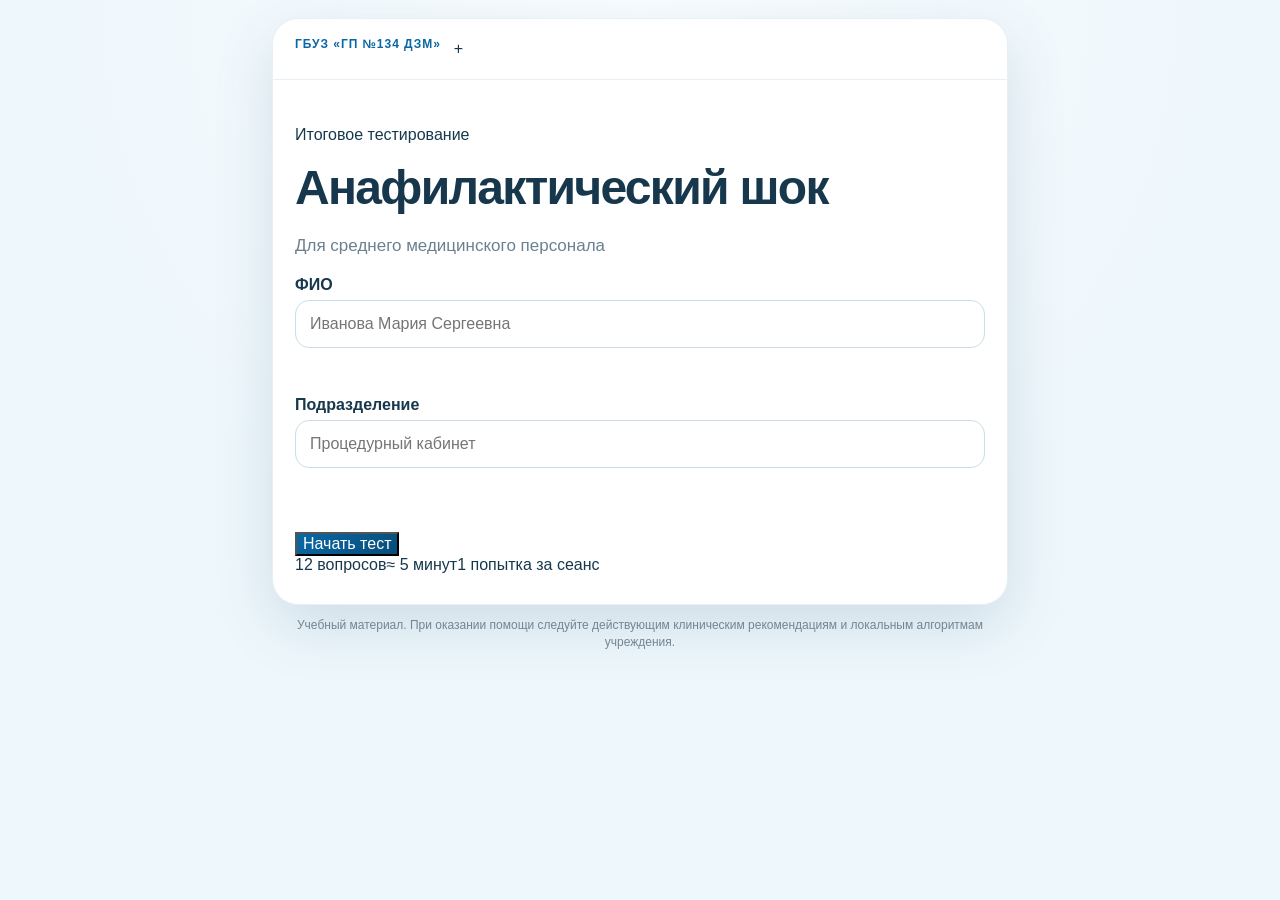
<file: index.html>
<!doctype html>
<html lang="ru">
<head>
  <meta charset="utf-8">
  <meta name="viewport" content="width=device-width, initial-scale=1, viewport-fit=cover">
  <meta name="theme-color" content="#075ea8">
  <meta name="description" content="Интерактивный тест для среднего медицинского персонала по теме «Анафилактический шок».">
  <title>Анафилактический шок — итоговое тестирование</title>
  <link rel="stylesheet" href="style.css">
  <script src="script.js" defer></script>
</head>
<body>
  <main class="shell">
    <section class="card" aria-live="polite">
      <header class="brand">
        <p class="eyebrow">ГБУЗ «ГП №134 ДЗМ»</p>
        <div class="medical-mark" aria-hidden="true">+</div>
      </header>

      <section id="start-screen" class="screen">
        <p class="kicker">Итоговое тестирование</p>
        <h1>Анафилактический шок</h1>
        <p class="lead">Для среднего медицинского персонала</p>
        <form id="start-form" novalidate>
          <label for="full-name">ФИО</label>
          <input id="full-name" name="fullName" autocomplete="name" placeholder="Иванова Мария Сергеевна" required>
          <p id="name-error" class="field-error" aria-live="assertive"></p>
          <label for="department">Подразделение</label>
          <input id="department" name="department" autocomplete="organization-title" placeholder="Процедурный кабинет" required>
          <p id="department-error" class="field-error" aria-live="assertive"></p>
          <button class="primary" type="submit">Начать тест</button>
        </form>
        <div class="test-meta"><span>12 вопросов</span><span>≈ 5 минут</span><span>1 попытка за сеанс</span></div>
      </section>

      <section id="quiz-screen" class="screen hidden">
        <div class="quiz-topline">
          <span id="question-counter">Вопрос 1 из 12</span>
          <span id="progress-value">8%</span>
        </div>
        <div class="progress" role="progressbar" aria-label="Прогресс теста" aria-valuemin="0" aria-valuemax="100" aria-valuenow="8">
          <div id="progress-bar"></div>
        </div>
        <p id="question-type" class="kicker"></p>
        <h2 id="question-text"></h2>
        <div id="answers" class="answers" role="group" aria-labelledby="question-text"></div>
        <div id="feedback" class="feedback hidden" role="status"></div>
        <button id="next-button" class="primary hidden" type="button">Следующий вопрос</button>
      </section>

      <section id="result-screen" class="screen result hidden">
        <p class="kicker">Тест завершён</p>
        <h2>Ваш результат</h2>
        <div id="result-ring" class="result-ring"><strong id="result-percent">0%</strong></div>
        <p id="result-grade" class="result-grade"></p>
        <p id="result-score" class="result-score"></p>
        <div class="result-person">
          <strong id="result-name"></strong>
          <span id="result-department"></span>
        </div>
        <p id="result-advice" class="result-advice"></p>
        <p id="result-sync" class="result-sync hidden" role="status"></p>
        <button id="retry-send-button" class="secondary hidden" type="button">Повторить отправку</button>
        <button id="restart-button" class="primary" type="button">Пройти заново</button>
      </section>
    </section>
    <p class="disclaimer">Учебный материал. При оказании помощи следуйте действующим клиническим рекомендациям и локальным алгоритмам учреждения.</p>
  </main>
</body>
</html>
</file>
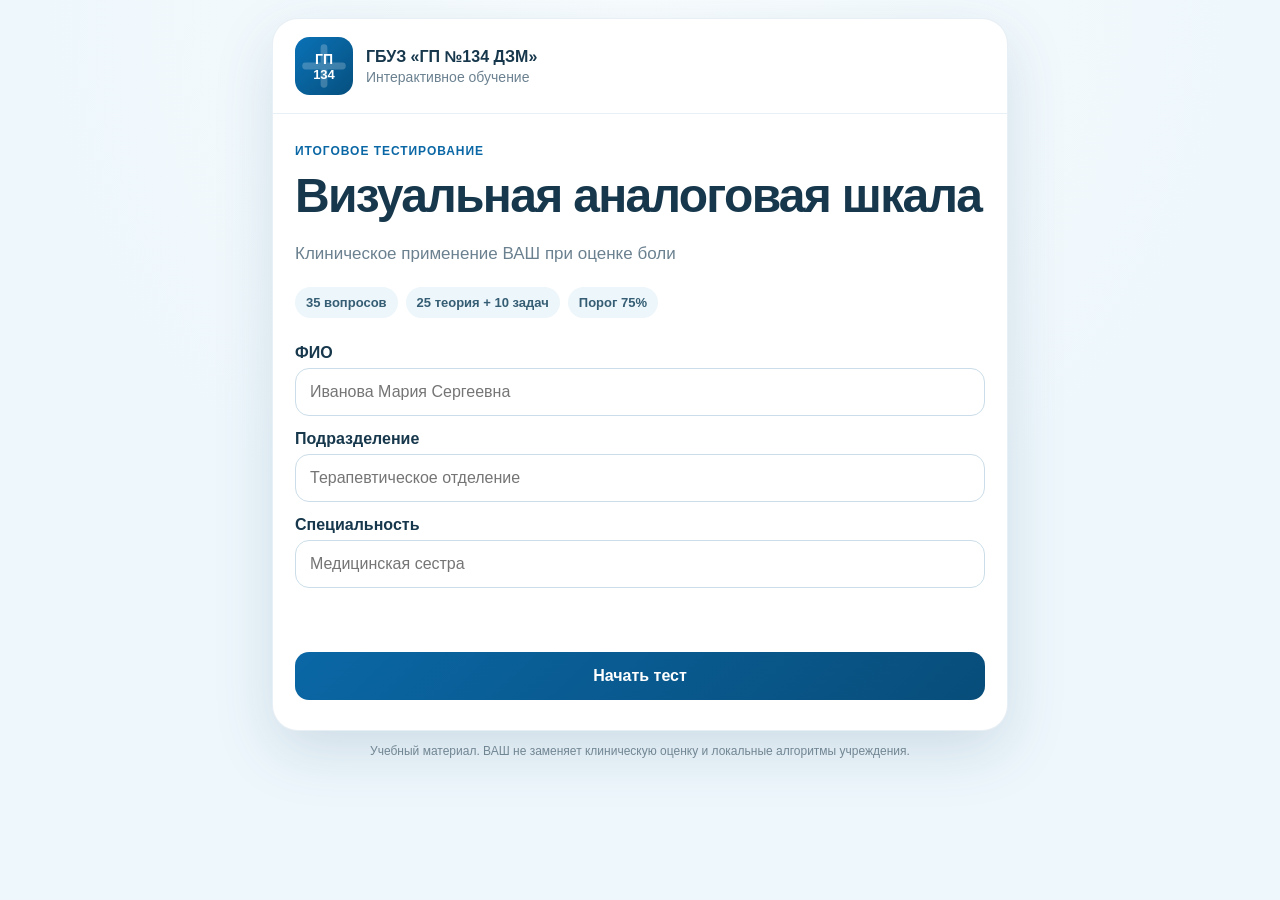
<file: vas-test/index.html>
<!doctype html>
<html lang="ru">
<head>
  <meta charset="utf-8">
  <meta name="viewport" content="width=device-width, initial-scale=1, viewport-fit=cover">
  <meta name="theme-color" content="#0a67a5">
  <meta name="description" content="Интерактивное тестирование по применению визуальной аналоговой шкалы боли.">
  <title>ВАШ — итоговое тестирование</title>
  <link rel="icon" href="logo.svg" type="image/svg+xml">
  <link rel="stylesheet" href="style.css">
  <script src="questions-v2.js" defer></script>
  <script src="script.js" defer></script>
</head>
<body>
  <main class="shell">
    <section class="card" aria-live="polite">
      <header class="brand">
        <img src="logo.svg" alt="Логотип ГБУЗ ГП №134 ДЗМ">
        <div>
          <strong>ГБУЗ «ГП №134 ДЗМ»</strong>
          <span>Интерактивное обучение</span>
        </div>
      </header>

      <section id="start-screen" class="screen">
        <p class="eyebrow">Итоговое тестирование</p>
        <h1>Визуальная аналоговая шкала</h1>
        <p class="lead">Клиническое применение ВАШ при оценке боли</p>

        <div class="meta">
          <span>35 вопросов</span>
          <span>25 теория + 10 задач</span>
          <span>Порог 75%</span>
        </div>

        <form id="start-form" novalidate>
          <label for="full-name">ФИО</label>
          <input id="full-name" autocomplete="name" placeholder="Иванова Мария Сергеевна" required>

          <label for="department">Подразделение</label>
          <input id="department" autocomplete="organization-title" placeholder="Терапевтическое отделение" required>

          <label for="specialty">Специальность</label>
          <input id="specialty" placeholder="Медицинская сестра" required>

          <p id="form-error" class="field-error" aria-live="assertive"></p>
          <button class="button primary" type="submit">Начать тест</button>
        </form>
      </section>

      <section id="quiz-screen" class="screen hidden">
        <div class="quiz-topline">
          <span id="question-counter"></span>
          <span id="progress-value"></span>
        </div>
        <div class="progress" role="progressbar" aria-valuemin="0" aria-valuemax="100">
          <div id="progress-bar"></div>
        </div>
        <p id="question-type" class="eyebrow"></p>
        <h2 id="question-text"></h2>
        <div id="answers" class="answers"></div>
        <div id="feedback" class="feedback hidden" role="status"></div>
        <button id="next-button" class="button primary hidden" type="button">Следующий вопрос</button>
      </section>

      <section id="loading-screen" class="screen loading hidden">
        <div class="spinner"></div>
        <h2>Проверяем ответы…</h2>
        <p>Сохраняем результат в общей таблице</p>
      </section>

      <section id="result-screen" class="screen result hidden">
        <p class="eyebrow">Тест завершён</p>
        <h2>Ваш результат</h2>
        <div id="result-ring" class="result-ring"><strong id="result-percent">0%</strong></div>
        <h3 id="result-status"></h3>
        <div class="result-grid">
          <div><span>Теория</span><strong id="theory-score"></strong></div>
          <div><span>Практика</span><strong id="practice-score"></strong></div>
        </div>
        <p id="result-person"></p>
        <p id="result-sync" class="sync"></p>
        <button id="restart-button" class="button secondary" type="button">Пройти заново</button>
      </section>
    </section>

    <p class="disclaimer">Учебный материал. ВАШ не заменяет клиническую оценку и локальные алгоритмы учреждения.</p>
  </main>
</body>
</html>
</file>
<file: style.css>
:root {
  --blue: #0a67a5;
  --blue-dark: #084d7a;
  --ink: #17384c;
  --muted: #6b8190;
  --surface: #ffffff;
  --background: #eef7fc;
  --line: #d9e7ef;
  --success: #087a55;
  --danger: #b42318;
}
* { box-sizing: border-box; }
html { color-scheme: light; }
body {
  margin: 0;
  min-height: 100vh;
  font-family: -apple-system, BlinkMacSystemFont, "Segoe UI", Arial, sans-serif;
  background: radial-gradient(circle at top, #f9fdff 0, var(--background) 55%);
  color: var(--ink);
}
button, input { font: inherit; }
.shell { width: min(760px, 100%); margin: 0 auto; padding: 18px 12px 36px; }
.card {
  background: var(--surface);
  border: 1px solid rgba(12, 91, 139, .09);
  border-radius: 26px;
  overflow: hidden;
  box-shadow: 0 20px 60px rgba(27, 77, 108, .15);
}
.brand {
  display: flex;
  align-items: center;
  gap: 13px;
  padding: 18px 22px;
  border-bottom: 1px solid #e7f0f5;
}
.brand img { width: 58px; height: 58px; }
.brand strong, .brand span { display: block; }
.brand span { color: var(--muted); font-size: 14px; margin-top: 3px; }
.screen { padding: 30px 22px; }
.hidden { display: none !important; }
h1, h2, h3 { margin: 0; line-height: 1.16; }
h1 { font-size: clamp(31px, 7vw, 48px); letter-spacing: -.035em; }
h2 { font-size: clamp(24px, 5vw, 34px); }
.lead { color: var(--muted); font-size: 17px; line-height: 1.55; }
.eyebrow {
  margin: 0 0 10px;
  color: var(--blue);
  font-weight: 850;
  letter-spacing: .08em;
  text-transform: uppercase;
  font-size: 12px;
}
.meta { display: flex; flex-wrap: wrap; gap: 8px; margin: 20px 0 26px; }
.meta span {
  padding: 8px 11px;
  border-radius: 999px;
  background: #edf6fb;
  color: #355d73;
  font-size: 13px;
  font-weight: 750;
}
label { display: block; margin: 14px 0 6px; font-weight: 760; }
input {
  width: 100%;
  border: 1.5px solid #cbdde8;
  border-radius: 14px;
  padding: 14px;
  font-size: 16px;
  color: var(--ink);
  background: #fff;
}
input:focus { outline: 3px solid rgba(10,103,165,.14); border-color: var(--blue); }
.field-error { color: var(--danger); min-height: 20px; font-size: 14px; }
.button {
  width: 100%;
  border: 0;
  border-radius: 14px;
  padding: 15px 18px;
  font-weight: 850;
  cursor: pointer;
  transition: transform .15s ease, opacity .15s ease;
}
.button:active { transform: scale(.99); }
.primary { color: #fff; background: linear-gradient(135deg, var(--blue), var(--blue-dark)); margin-top: 16px; }
.secondary { color: var(--ink); background: #eaf3f8; margin-top: 12px; }
.quiz-topline { display: flex; justify-content: space-between; gap: 12px; font-weight: 800; }
.progress {
  height: 9px;
  margin: 10px 0 26px;
  overflow: hidden;
  border-radius: 999px;
  background: #e6f0f5;
}
#progress-bar { height: 100%; width: 0; background: var(--blue); transition: width .25s ease; }
.answers { display: grid; gap: 10px; margin-top: 20px; }
.answer {
  display: flex;
  gap: 11px;
  align-items: flex-start;
  width: 100%;
  padding: 14px;
  text-align: left;
  border: 1.5px solid var(--line);
  border-radius: 14px;
  background: #fff;
  color: var(--ink);
  cursor: pointer;
}
.answer:disabled { cursor: default; opacity: 1; }
.answer.correct { border-color: var(--success); background: #edf9f4; }
.answer.incorrect { border-color: var(--danger); background: #fff1f0; }
.answer-letter {
  flex: 0 0 29px;
  height: 29px;
  display: grid;
  place-items: center;
  border-radius: 9px;
  background: #edf5fa;
  font-weight: 900;
}
.feedback {
  margin-top: 16px;
  padding: 14px;
  border-radius: 13px;
  background: #eef6fa;
  line-height: 1.5;
}
.feedback strong { display: block; margin-bottom: 4px; }
.loading, .result { text-align: center; padding-block: 54px; }
.spinner {
  width: 50px; height: 50px; margin: 0 auto 20px;
  border: 5px solid #dcecf5; border-top-color: var(--blue);
  border-radius: 50%; animation: spin .8s linear infinite;
}
@keyframes spin { to { transform: rotate(360deg); } }
.result-ring {
  --angle: 0deg;
  width: 165px; height: 165px; margin: 22px auto;
  display: grid; place-items: center; position: relative;
  border-radius: 50%;
  background: conic-gradient(var(--blue) var(--angle), #e6eef3 0);
}
.result-ring::before { content:""; position:absolute; inset:15px; border-radius:50%; background:#fff; }
.result-ring strong { z-index:1; font-size: 40px; }
.result-grid { display:grid; grid-template-columns:1fr 1fr; gap:10px; margin-top:20px; }
.result-grid div { padding:15px; border-radius:14px; background:#edf6fb; }
.result-grid span, .result-grid strong { display:block; }
.result-grid span { color:var(--muted); font-size:14px; }
.result-grid strong { font-size:23px; margin-top:4px; }
.sync { color: var(--muted); min-height: 24px; }
.disclaimer { color: #718693; font-size: 12px; text-align:center; line-height:1.45; padding: 0 10px; }
@media (max-width: 480px) {
  .screen { padding: 26px 17px; }
  .brand { padding: 16px 17px; }
  .brand img { width: 50px; height: 50px; }
}
</file>
<file: vas-test/style.css>
:root {
  --blue: #0a67a5;
  --blue-dark: #084d7a;
  --ink: #17384c;
  --muted: #6b8190;
  --surface: #ffffff;
  --background: #eef7fc;
  --line: #d9e7ef;
  --success: #087a55;
  --danger: #b42318;
}
* { box-sizing: border-box; }
html { color-scheme: light; }
body {
  margin: 0;
  min-height: 100vh;
  font-family: -apple-system, BlinkMacSystemFont, "Segoe UI", Arial, sans-serif;
  background: radial-gradient(circle at top, #f9fdff 0, var(--background) 55%);
  color: var(--ink);
}
button, input { font: inherit; }
.shell { width: min(760px, 100%); margin: 0 auto; padding: 18px 12px 36px; }
.card {
  background: var(--surface);
  border: 1px solid rgba(12, 91, 139, .09);
  border-radius: 26px;
  overflow: hidden;
  box-shadow: 0 20px 60px rgba(27, 77, 108, .15);
}
.brand {
  display: flex;
  align-items: center;
  gap: 13px;
  padding: 18px 22px;
  border-bottom: 1px solid #e7f0f5;
}
.brand img { width: 58px; height: 58px; }
.brand strong, .brand span { display: block; }
.brand span { color: var(--muted); font-size: 14px; margin-top: 3px; }
.screen { padding: 30px 22px; }
.hidden { display: none !important; }
h1, h2, h3 { margin: 0; line-height: 1.16; }
h1 { font-size: clamp(31px, 7vw, 48px); letter-spacing: -.035em; }
h2 { font-size: clamp(24px, 5vw, 34px); }
.lead { color: var(--muted); font-size: 17px; line-height: 1.55; }
.eyebrow {
  margin: 0 0 10px;
  color: var(--blue);
  font-weight: 850;
  letter-spacing: .08em;
  text-transform: uppercase;
  font-size: 12px;
}
.meta { display: flex; flex-wrap: wrap; gap: 8px; margin: 20px 0 26px; }
.meta span {
  padding: 8px 11px;
  border-radius: 999px;
  background: #edf6fb;
  color: #355d73;
  font-size: 13px;
  font-weight: 750;
}
label { display: block; margin: 14px 0 6px; font-weight: 760; }
input {
  width: 100%;
  border: 1.5px solid #cbdde8;
  border-radius: 14px;
  padding: 14px;
  font-size: 16px;
  color: var(--ink);
  background: #fff;
}
input:focus { outline: 3px solid rgba(10,103,165,.14); border-color: var(--blue); }
.field-error { color: var(--danger); min-height: 20px; font-size: 14px; }
.button {
  width: 100%;
  border: 0;
  border-radius: 14px;
  padding: 15px 18px;
  font-weight: 850;
  cursor: pointer;
  transition: transform .15s ease, opacity .15s ease;
}
.button:active { transform: scale(.99); }
.primary { color: #fff; background: linear-gradient(135deg, var(--blue), var(--blue-dark)); margin-top: 16px; }
.secondary { color: var(--ink); background: #eaf3f8; margin-top: 12px; }
.quiz-topline { display: flex; justify-content: space-between; gap: 12px; font-weight: 800; }
.progress {
  height: 9px;
  margin: 10px 0 26px;
  overflow: hidden;
  border-radius: 999px;
  background: #e6f0f5;
}
#progress-bar { height: 100%; width: 0; background: var(--blue); transition: width .25s ease; }
.answers { display: grid; gap: 10px; margin-top: 20px; }
.answer {
  display: flex;
  gap: 11px;
  align-items: flex-start;
  width: 100%;
  padding: 14px;
  text-align: left;
  border: 1.5px solid var(--line);
  border-radius: 14px;
  background: #fff;
  color: var(--ink);
  cursor: pointer;
}
.answer:disabled { cursor: default; opacity: 1; }
.answer.correct { border-color: var(--success); background: #edf9f4; }
.answer.incorrect { border-color: var(--danger); background: #fff1f0; }
.answer-letter {
  flex: 0 0 29px;
  height: 29px;
  display: grid;
  place-items: center;
  border-radius: 9px;
  background: #edf5fa;
  font-weight: 900;
}
.feedback {
  margin-top: 16px;
  padding: 14px;
  border-radius: 13px;
  background: #eef6fa;
  line-height: 1.5;
}
.feedback strong { display: block; margin-bottom: 4px; }
.loading, .result { text-align: center; padding-block: 54px; }
.spinner {
  width: 50px; height: 50px; margin: 0 auto 20px;
  border: 5px solid #dcecf5; border-top-color: var(--blue);
  border-radius: 50%; animation: spin .8s linear infinite;
}
@keyframes spin { to { transform: rotate(360deg); } }
.result-ring {
  --angle: 0deg;
  width: 165px; height: 165px; margin: 22px auto;
  display: grid; place-items: center; position: relative;
  border-radius: 50%;
  background: conic-gradient(var(--blue) var(--angle), #e6eef3 0);
}
.result-ring::before { content:""; position:absolute; inset:15px; border-radius:50%; background:#fff; }
.result-ring strong { z-index:1; font-size: 40px; }
.result-grid { display:grid; grid-template-columns:1fr 1fr; gap:10px; margin-top:20px; }
.result-grid div { padding:15px; border-radius:14px; background:#edf6fb; }
.result-grid span, .result-grid strong { display:block; }
.result-grid span { color:var(--muted); font-size:14px; }
.result-grid strong { font-size:23px; margin-top:4px; }
.sync { color: var(--muted); min-height: 24px; }
.disclaimer { color: #718693; font-size: 12px; text-align:center; line-height:1.45; padding: 0 10px; }
@media (max-width: 480px) {
  .screen { padding: 26px 17px; }
  .brand { padding: 16px 17px; }
  .brand img { width: 50px; height: 50px; }
}
</file>
